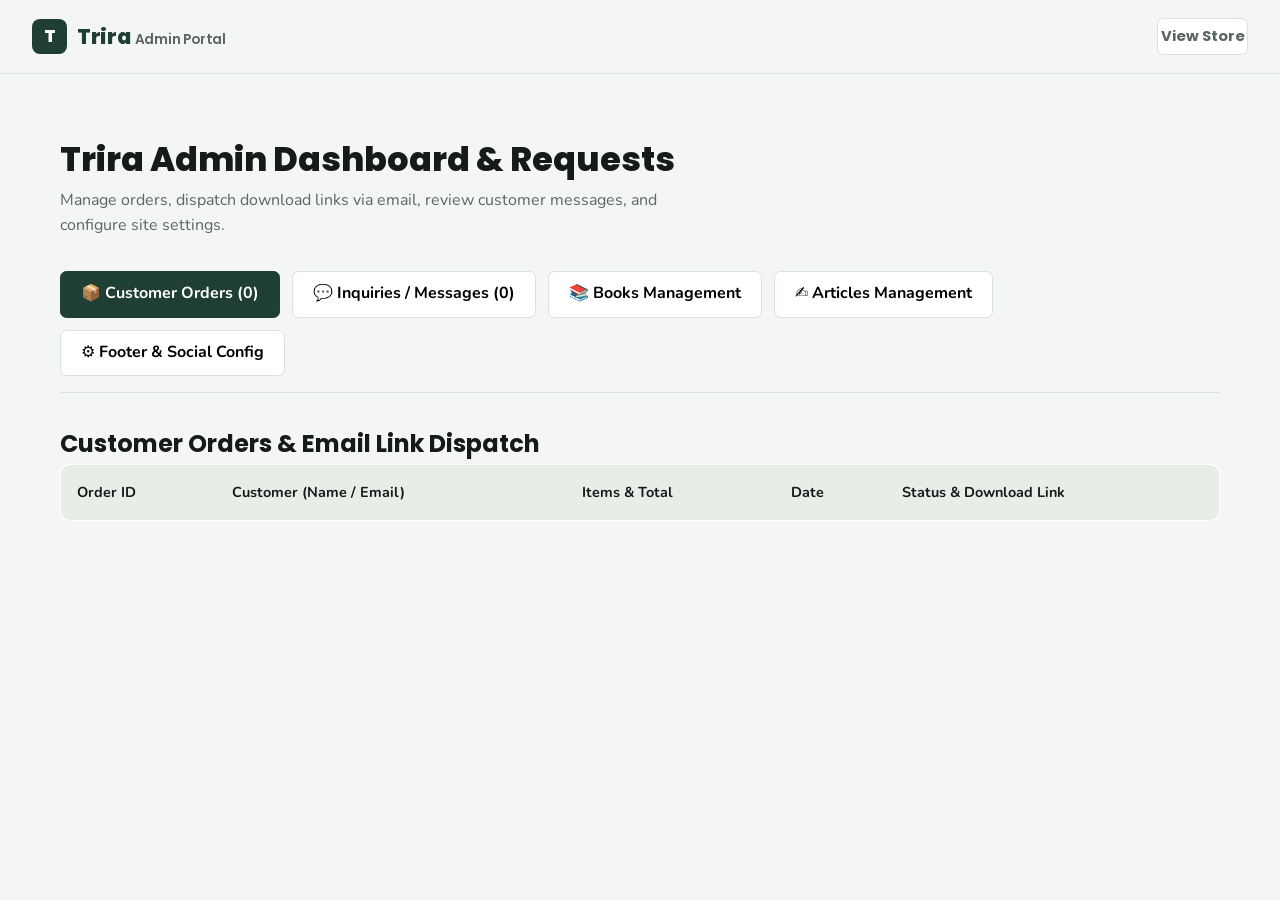
<file: admin.html>
<!DOCTYPE html>
<html lang="en">
<head>
  <meta charset="UTF-8">
  <meta name="viewport" content="width=device-width, initial-scale=1.0">
  <title>Admin Portal — Trira</title>
  <link rel="icon" type="image/svg+xml" href="favicon.svg">
  <link rel="preconnect" href="https://fonts.googleapis.com">
  <link rel="preconnect" href="https://fonts.gstatic.com" crossorigin>
  <link href="https://fonts.googleapis.com/css2?family=Nunito:wght@400;600;700;800&family=Poppins:wght@600;700;800&display=swap" rel="stylesheet">
  <link rel="stylesheet" href="css/style.css">
  <style>
    .admin-container { max-width: 1200px; margin: 2rem auto; padding: 0 1.25rem; }
    .admin-tabs { display: flex; gap: 0.75rem; margin-bottom: 2rem; border-bottom: 1px solid var(--line); padding-bottom: 1rem; flex-wrap: wrap; }
    .admin-tab { padding: 0.6rem 1.25rem; border-radius: var(--radius-sm); background: #fff; border: 1px solid var(--line); font-weight: 700; cursor: pointer; }
    .admin-tab.is-active { background: var(--teal); color: #fff; border-color: var(--teal); }
    .admin-section { display: none; }
    .admin-section.is-active { display: block; }
    .admin-table { width: 100%; border-collapse: collapse; background: #fff; border-radius: var(--radius); overflow: hidden; border: 1px solid var(--line); margin-bottom: 2rem; }
    .admin-table th, .admin-table td { padding: 1rem; text-align: left; border-bottom: 1px solid var(--line); font-size: 0.9rem; }
    .admin-table th { background: var(--bg-alt); font-weight: 700; }
    .badge-status { display: inline-block; padding: 0.25rem 0.65rem; border-radius: 999px; font-size: 0.75rem; font-weight: 700; }
    .status-pending { background: #FEF3C7; color: #92400E; }
    .status-delivered { background: #D1FAE5; color: #065F46; }
    .modal-overlay { position: fixed; inset: 0; background: rgba(15, 23, 42, 0.4); display: none; align-items: center; justify-content: center; z-index: 100; backdrop-filter: blur(4px); }
    .modal-overlay.is-open { display: flex; }
    .modal-content { background: #fff; padding: 2rem; border-radius: var(--radius); width: min(90vw, 500px); max-height: 90vh; overflow-y: auto; }
    .modal-group { margin-bottom: 1rem; }
    .modal-group label { display: block; font-weight: 700; font-size: 0.85rem; margin-bottom: 0.3rem; }
    .modal-group input, .modal-group textarea, .modal-group select { width: 100%; padding: 0.6rem; border: 1px solid var(--line); border-radius: var(--radius-sm); font: inherit; }
  </style>
</head>
<body>

  <!-- Header -->
  <header class="header">
    <div class="header__inner">
      <a href="index.html" class="logo" style="display: flex; align-items: center; gap: 0.6rem; text-decoration: none;">
        <div style="width: 2.2rem; height: 2.2rem; background: var(--teal); color: #fff; display: grid; place-items: center; border-radius: 0.5rem; font-weight: 800; font-size: 1.1rem; font-family: var(--font-heading);">T</div>
        <div style="font-size: 1.3rem; font-weight: 800; color: var(--teal); font-family: var(--font-heading);">Trira <span style="font-weight: 600; font-size: 0.85rem; color: var(--ink-soft);">Admin Portal</span></div>
      </a>
      <nav class="nav">
        <a href="index.html" class="btn btn--ghost btn--sm" style="font-weight: 700;">View Store</a>
      </nav>
    </div>
  </header>

  <main class="admin-container">
    <div class="page-hero" style="margin-bottom: 1.5rem;">
      <h1>Trira Admin Dashboard & Requests</h1>
      <p>Manage orders, dispatch download links via email, review customer messages, and configure site settings.</p>
    </div>

    <div class="admin-tabs">
      <button class="admin-tab is-active" data-tab="orders">📦 Customer Orders (<span id="ordersCount">0</span>)</button>
      <button class="admin-tab" data-tab="messages">💬 Inquiries / Messages (<span id="msgCount">0</span>)</button>
      <button class="admin-tab" data-tab="books">📚 Books Management</button>
      <button class="admin-tab" data-tab="articles">✍️ Articles Management</button>
      <button class="admin-tab" data-tab="settings">⚙️ Footer & Social Config</button>
    </div>

    <!-- ORDERS SECTION -->
    <div class="admin-section is-active" id="section-orders">
      <h2>Customer Orders & Email Link Dispatch</h2>
      <table class="admin-table">
        <thead>
          <tr><th>Order ID</th><th>Customer (Name / Email)</th><th>Items & Total</th><th>Date</th><th>Status & Download Link</th></tr>
        </thead>
        <tbody id="ordersTableBody"></tbody>
      </table>
    </div>

    <!-- MESSAGES SECTION -->
    <div class="admin-section" id="section-messages">
      <h2>Customer Inquiries & Messages</h2>
      <table class="admin-table">
        <thead>
          <tr><th>ID</th><th>Customer Name & Email</th><th>Message</th><th>Date</th><th>Action</th></tr>
        </thead>
        <tbody id="messagesTableBody"></tbody>
      </table>
    </div>

    <!-- BOOKS SECTION -->
    <div class="admin-section" id="section-books">
      <div style="display:flex; justify-content:space-between; margin-bottom:1rem;">
        <h2>Manage PDF Books</h2>
        <button class="btn btn--primary btn--sm" id="openAddModal">+ Add New Book</button>
      </div>
      <table class="admin-table">
        <thead>
          <tr><th>Cover</th><th>Title</th><th>Language</th><th>Price</th><th>Actions</th></tr>
        </thead>
        <tbody id="booksTableBody"></tbody>
      </table>
    </div>

    <!-- ARTICLES SECTION -->
    <div class="admin-section" id="section-articles">
      <div style="display:flex; justify-content:space-between; margin-bottom:1rem;">
        <h2>Manage Articles</h2>
        <button class="btn btn--primary btn--sm" id="openArticleModal">+ Add Article</button>
      </div>
      <table class="admin-table">
        <thead>
          <tr><th>Image</th><th>Title</th><th>Read Time</th><th>Actions</th></tr>
        </thead>
        <tbody id="articlesTableBody"></tbody>
      </table>
    </div>

    <!-- SETTINGS SECTION -->
    <div class="admin-section" id="section-settings">
      <h2>Footer & Social Media Configuration</h2>
      <form id="settingsForm" style="background:#fff; padding:2rem; border-radius:var(--radius); border:1px solid var(--line); max-width:600px;">
        <div class="modal-group"><label>Support Phone</label><input type="text" id="setPhone"></div>
        <div class="modal-group"><label>Support Email</label><input type="email" id="setEmail"></div>
        <div class="modal-group"><label>Facebook URL</label><input type="url" id="setFb"></div>
        <div class="modal-group"><label>Instagram URL</label><input type="url" id="setIg"></div>
        <div class="modal-group"><label>TikTok URL</label><input type="url" id="setTt"></div>
        <button type="submit" class="btn btn--primary" style="margin-top:1rem;">Save Configuration</button>
      </form>
    </div>
  </main>

  <!-- Add/Edit Book Modal -->
  <div class="modal-overlay" id="bookModal">
    <div class="modal-content">
      <h3 id="modalTitle">Add PDF Book</h3>
      <form id="bookForm">
        <input type="hidden" id="editBookId">
        <input type="hidden" id="bookExistingImg" value="images/products/p1.jpg">
        <div class="modal-group"><label>Book Title</label><input type="text" id="bookTitle" required></div>
        <div class="modal-group"><label>Language Section</label><select id="bookLang"><option value="ar">Arabic (عربي)</option><option value="en">English (إنجليزي)</option></select></div>
        <div class="modal-group"><label>Price (EGP)</label><input type="number" id="bookPrice" required></div>
        <div class="modal-group"><label>Category</label><input type="text" id="bookCategory"></div>
        <div class="modal-group"><label>Introduction (مقدمة الكتاب)</label><textarea id="bookIntro" rows="2"></textarea></div>
        <div class="modal-group"><label>Full Description</label><textarea id="bookDesc" rows="3"></textarea></div>
        <div class="modal-group"><label>Upload Cover Image</label><input type="file" id="bookImgFile" accept="image/*"></div>
        <div style="display:flex; gap:0.5rem; justify-content:flex-end; margin-top:1.5rem;">
          <button type="button" class="btn btn--ghost btn--sm" id="closeModal">Cancel</button>
          <button type="submit" class="btn btn--primary btn--sm">Save Book</button>
        </div>
      </form>
    </div>
  </div>

  <!-- Add/Edit Article Modal -->
  <div class="modal-overlay" id="articleModal">
    <div class="modal-content">
      <h3 id="articleModalTitle">Add Article</h3>
      <form id="articleForm">
        <input type="hidden" id="editArticleId">
        <input type="hidden" id="artExistingImg" value="https://images.unsplash.com/photo-1514432324607-a09d9b4aefdd?auto=format&fit=crop&w=800&q=75">
        <div class="modal-group"><label>Article Title</label><input type="text" id="artTitle" required></div>
        <div class="modal-group"><label>Read Time</label><input type="text" id="artReadTime" value="4 min read"></div>
        <div class="modal-group"><label>Excerpt / Summary (ملخص قصير)</label><textarea id="artExcerpt" rows="2"></textarea></div>
        <div class="modal-group"><label>Full Content (المحتوى التفصيلي للمقال)</label><textarea id="artContent" rows="4"></textarea></div>
        <div class="modal-group"><label>Upload Article Image</label><input type="file" id="artImgFile" accept="image/*"></div>
        <div style="display:flex; gap:0.5rem; justify-content:flex-end; margin-top:1.5rem;">
          <button type="button" class="btn btn--ghost btn--sm" id="closeArticleModal">Cancel</button>
          <button type="submit" class="btn btn--primary btn--sm">Save Article</button>
        </div>
      </form>
    </div>
  </div>

  <script src="js/data.js"></script>
  <script>
    document.addEventListener("DOMContentLoaded", () => {
      document.querySelectorAll(".admin-tab").forEach(tab => {
        tab.addEventListener("click", () => {
          document.querySelectorAll(".admin-tab").forEach(t => t.classList.remove("is-active"));
          document.querySelectorAll(".admin-section").forEach(s => s.classList.remove("is-active"));
          tab.classList.add("is-active");
          document.getElementById(`section-${tab.dataset.tab}`).classList.add("is-active");
        });
      });
      loadAdmin();
    });

    function loadAdmin() {
      const books = getProducts();
      const articles = getArticles();
      const orders = getOrders();
      const messages = getMessages();
      const settings = getSettings();

      document.getElementById("ordersCount").textContent = orders.length;
      document.getElementById("msgCount").textContent = messages.length;

      document.getElementById("setPhone").value = settings.phone || "";
      document.getElementById("setEmail").value = settings.email || "";
      document.getElementById("setFb").value = settings.facebook || "";
      document.getElementById("setIg").value = settings.instagram || "";
      document.getElementById("setTt").value = settings.tiktok || "";

      document.getElementById("ordersTableBody").innerHTML = orders.length === 0 ? `<tr><td colspan="5" style="text-align:center;">No requests yet.</td></tr>` : orders.map(o => `
        <tr>
          <td><strong>${o.id}</strong></td>
          <td>${o.customer.name}<br><small class="muted">${o.customer.email} | ${o.customer.phone}</small></td>
          <td>${o.items.map(i => `${i.name} (x${i.qty})`).join("<br>")}<br><strong>Total: ${o.total} EGP</strong></td>
          <td><small>${o.date}</small></td>
          <td>
            <span class="badge-status status-${o.status.toLowerCase()}">${o.status}</span><br>
            <div style="display:flex; gap:0.4rem; margin-top:0.4rem;">
              <input type="text" id="link-${o.id}" value="${o.downloadLink || ''}" placeholder="Paste PDF Download Link..." style="padding:0.3rem; width:100%; font-size:0.8rem; border:1px solid var(--line); border-radius:4px;">
              <button class="btn btn--primary btn--sm" style="padding:0.3rem 0.6rem; font-size:0.75rem; white-space:nowrap;" onclick="sendDownloadLink('${o.id}')" ${!o.downloadLink ? 'disabled style="opacity:0.5; cursor:not-allowed;"' : ''} id="btn-${o.id}">Send Email</button>
            </div>
            <small class="muted">Type link and click Send Email.</small>
          </td>
        </tr>
      `).join("");

      document.getElementById("messagesTableBody").innerHTML = messages.length === 0 ? `<tr><td colspan="5" style="text-align:center;">No messages received.</td></tr>` : messages.map(m => `
        <tr>
          <td><strong>${m.id}</strong></td>
          <td>${m.name}<br><small class="muted">${m.email}</small></td>
          <td>${m.text}</td>
          <td><small>${m.date}</small></td>
          <td><button class="btn btn--ghost btn--sm" onclick="deleteMessage('${m.id}')" style="color:red;">Delete</button></td>
        </tr>
      `).join("");

      document.getElementById("booksTableBody").innerHTML = books.map(b => `
        <tr>
          <td><img src="${b.image}" style="width:2.5rem; height:2.5rem; object-fit:contain;"></td>
          <td><strong>${b.title}</strong><br><small class="muted">${b.category || ''}</small></td>
          <td><span class="badge" style="background:${b.lang === 'ar' ? '#d1fae5' : '#dbeafe'}; color:${b.lang === 'ar' ? '#065f46' : '#1e40af'};">${b.lang === 'ar' ? 'Arabic' : 'English'}</span></td>
          <td><strong>${b.price} EGP</strong></td>
          <td>
            <button class="btn btn--ghost btn--sm" onclick="openEdit(${b.id})">Edit</button>
            <button class="btn btn--ghost btn--sm" onclick="deleteBook(${b.id})" style="color:red;">Delete</button>
          </td>
        </tr>
      `).join("");

      document.getElementById("articlesTableBody").innerHTML = articles.map(a => `
        <tr>
          <td><img src="${a.image}" style="width:2.5rem; height:2.5rem; object-fit:cover; border-radius:4px;"></td>
          <td><strong>${a.title}</strong><br><small class="muted">${a.excerpt || ''}</small></td>
          <td>${a.readTime}</td>
          <td>
            <button class="btn btn--ghost btn--sm" onclick="openEditArticle(${a.id})">Edit</button>
            <button class="btn btn--ghost btn--sm" onclick="deleteArticle(${a.id})" style="color:red;">Delete</button>
          </td>
        </tr>
      `).join("");
    }

    window.sendDownloadLink = function(orderId) {
      const input = document.getElementById(`link-${orderId}`);
      const link = input.value.trim();
      if (!link) {
        alert("Please enter a valid download link first.");
        return;
      }

      let orders = getOrders();
      let targetOrder = null;
      orders = orders.map(o => {
        if (o.id === orderId) {
          targetOrder = { ...o, downloadLink: link, status: "Delivered" };
          return targetOrder;
        }
        return o;
      });

      saveOrders(orders);
      loadAdmin();

      if (targetOrder) {
        alert(`[Email Dispatched Successfully]\n\nTo: ${targetOrder.customer.email}\nSubject: Your Trira eBook Download Link\nDownload URL: ${link}`);
      }
    };

    document.addEventListener("input", e => {
      if (e.target && e.target.id && e.target.id.startsWith("link-")) {
        const orderId = e.target.id.replace("link-", "");
        const btn = document.getElementById(`btn-${orderId}`);
        if (btn) {
          if (e.target.value.trim().length > 0) {
            btn.removeAttribute("disabled");
            btn.style.opacity = "1";
            btn.style.cursor = "pointer";
          } else {
            btn.setAttribute("disabled", "true");
            btn.style.opacity = "0.5";
            btn.style.cursor = "not-allowed";
          }
        }
      }
    });

    function deleteMessage(id) {
      if (confirm("Delete message?")) {
        saveMessages(getMessages().filter(m => m.id !== id));
        loadAdmin();
      }
    }

    document.getElementById("settingsForm").onsubmit = (e) => {
      e.preventDefault();
      const settings = {
        phone: document.getElementById("setPhone").value,
        email: document.getElementById("setEmail").value,
        facebook: document.getElementById("setFb").value,
        instagram: document.getElementById("setIg").value,
        tiktok: document.getElementById("setTt").value
      };
      saveSettings(settings);
      alert("Footer configuration saved successfully!");
    };

    const modal = document.getElementById("bookModal");
    document.getElementById("openAddModal").onclick = () => {
      document.getElementById("modalTitle").textContent = "Add PDF Book";
      document.getElementById("editBookId").value = "";
      document.getElementById("bookForm").reset();
      modal.classList.add("is-open");
    };
    document.getElementById("closeModal").onclick = () => modal.classList.remove("is-open");

    function openEdit(id) {
      const b = getProducts().find(x => x.id === id);
      if (!b) return;
      document.getElementById("modalTitle").textContent = "Edit PDF Book";
      document.getElementById("editBookId").value = b.id;
      document.getElementById("bookTitle").value = b.title || "";
      document.getElementById("bookLang").value = b.lang || "ar";
      document.getElementById("bookPrice").value = b.price || 0;
      document.getElementById("bookCategory").value = b.category || "";
      document.getElementById("bookIntro").value = b.introduction || "";
      document.getElementById("bookDesc").value = b.description || "";
      document.getElementById("bookExistingImg").value = b.image || "";
      modal.classList.add("is-open");
    }

    document.getElementById("bookForm").onsubmit = (e) => {
      e.preventDefault();
      const id = document.getElementById("editBookId").value;
      const data = {
        id: id ? parseInt(id) : Date.now(),
        title: document.getElementById("bookTitle").value,
        lang: document.getElementById("bookLang").value,
        price: parseFloat(document.getElementById("bookPrice").value),
        category: document.getElementById("bookCategory").value,
        introduction: document.getElementById("bookIntro").value,
        description: document.getElementById("bookDesc").value,
        image: document.getElementById("bookExistingImg").value
      };

      const file = document.getElementById("bookImgFile").files[0];
      const save = (img) => {
        data.image = img;
        let books = getProducts();
        if (id) {
          books = books.map(x => x.id == id ? data : x);
        } else {
          books.push(data);
        }
        saveProducts(books);
        modal.classList.remove("is-open");
        loadAdmin();
      };

      if (file) {
        const reader = new FileReader();
        reader.onload = (evt) => save(evt.target.result);
        reader.readAsDataURL(file);
      } else {
        save(data.image);
      }
    };

    function deleteBook(id) {
      if (confirm("Delete book?")) {
        saveProducts(getProducts().filter(x => x.id !== id));
        loadAdmin();
      }
    }

    const artModal = document.getElementById("articleModal");
    document.getElementById("openArticleModal").onclick = () => {
      document.getElementById("articleModalTitle").textContent = "Add Article";
      document.getElementById("editArticleId").value = "";
      document.getElementById("articleForm").reset();
      artModal.classList.add("is-open");
    };
    document.getElementById("closeArticleModal").onclick = () => artModal.classList.remove("is-open");

    function openEditArticle(id) {
      const a = getArticles().find(x => x.id === id);
      if (!a) return;
      document.getElementById("articleModalTitle").textContent = "Edit Article";
      document.getElementById("editArticleId").value = a.id;
      document.getElementById("artTitle").value = a.title || "";
      document.getElementById("artReadTime").value = a.readTime || "4 min read";
      document.getElementById("artExcerpt").value = a.excerpt || "";
      document.getElementById("artContent").value = a.content || "";
      document.getElementById("artExistingImg").value = a.image || "";
      artModal.classList.add("is-open");
    }

    document.getElementById("articleForm").onsubmit = (e) => {
      e.preventDefault();
      const id = document.getElementById("editArticleId").value;
      const data = {
        id: id ? parseInt(id) : Date.now(),
        title: document.getElementById("artTitle").value,
        readTime: document.getElementById("artReadTime").value,
        excerpt: document.getElementById("artExcerpt").value,
        content: document.getElementById("artContent").value,
        image: document.getElementById("artExistingImg").value
      };

      const file = document.getElementById("artImgFile").files[0];
      const save = (img) => {
        data.image = img;
        let articles = getArticles();
        if (id) {
          articles = articles.map(x => x.id == id ? data : x);
        } else {
          articles.push(data);
        }
        saveArticles(articles);
        artModal.classList.remove("is-open");
        loadAdmin();
      };

      if (file) {
        const reader = new FileReader();
        reader.onload = (evt) => save(evt.target.result);
        reader.readAsDataURL(file);
      } else {
        save(data.image);
      }
    };

    function deleteArticle(id) {
      if (confirm("Delete article?")) {
        saveArticles(getArticles().filter(x => x.id !== id));
        loadAdmin();
      }
    }
  </script>
</body>
</html>
</file>
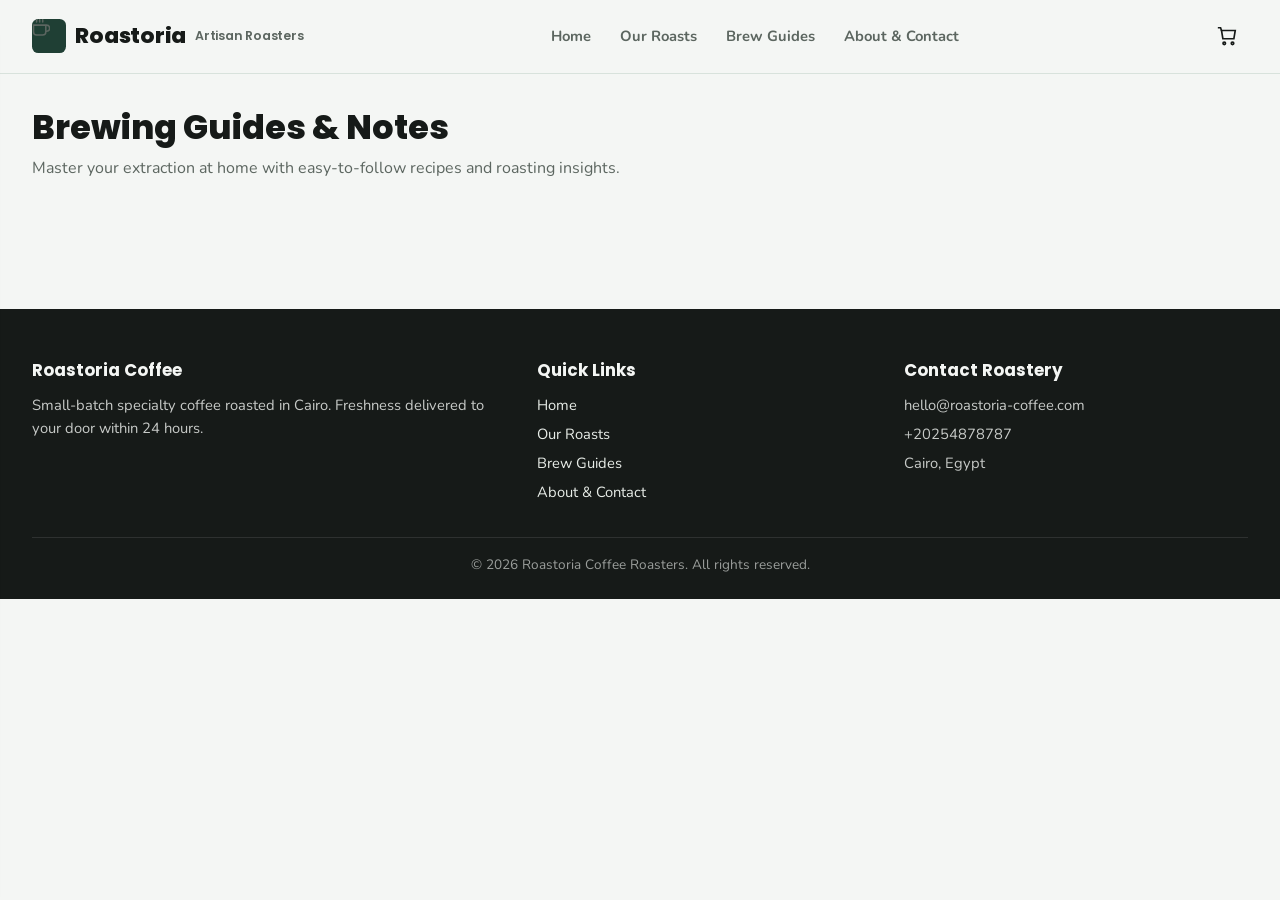
<file: blog.html>
<!DOCTYPE html>
<html lang="en" dir="ltr">
<head>
  <meta charset="UTF-8">
  <meta name="viewport" content="width=device-width, initial-scale=1">
  <meta name="description" content="Roastoria brewing guides, recipes, and coffee knowledge.">
  <title>Brew Guides | Roastoria</title>
  <link rel="icon" href="favicon.svg" type="image/svg+xml">
  <link rel="preconnect" href="https://fonts.googleapis.com">
  <link rel="preconnect" href="https://fonts.gstatic.com" crossorigin>
  <link href="https://fonts.googleapis.com/css2?family=Poppins:wght@600;700;800&family=Nunito:wght@400;600;700&display=swap" rel="stylesheet">
  <link rel="stylesheet" href="css/style.css">
</head>
<body data-page="blog">
  <a class="skip-link" href="#main">Skip to content</a>

  <header class="header">
    <div class="header__inner">
      <a class="logo" href="index.html" aria-label="Roastoria — Home">
        <span class="logo__mark" aria-hidden="true">
          <svg viewBox="0 0 24 24" fill="none"><path d="M18 8h1a4 4 0 0 1 0 8h-1M2 8h16v9a4 4 0 0 1-4 4H6a4 4 0 0 1-4-4V8zM6 1v3M10 1v3M14 1v3" stroke="currentColor" stroke-width="2" stroke-linecap="round" stroke-linejoin="round"/></svg>
        </span>
        Roastoria
        <span>Artisan Roasters</span>
      </a>
      <nav class="nav" aria-label="Main Navigation">
        <a href="index.html" data-nav="home">Home</a>
        <a href="products.html" data-nav="products">Our Roasts</a>
        <a href="blog.html" data-nav="blog">Brew Guides</a>
        <a href="about.html" data-nav="about">About & Contact</a>
      </nav>
      <div class="header__actions">
        <button class="icon-btn" type="button" data-open-cart aria-label="Shopping Cart">
          <svg width="22" height="22" viewBox="0 0 24 24" fill="none" stroke="currentColor" stroke-width="1.8"><path d="M6 6h15l-1.5 9h-12z"/><path d="M6 6 5 3H2"/><circle cx="9" cy="20" r="1.4"/><circle cx="18" cy="20" r="1.4"/></svg>
          <span class="cart-count" data-cart-count hidden>0</span>
        </button>
        <button class="icon-btn menu-btn" type="button" data-open-menu aria-label="Open Menu">
          <svg width="22" height="22" viewBox="0 0 24 24" fill="none" stroke="currentColor" stroke-width="1.8"><path d="M4 7h16M4 12h16M4 17h16"/></svg>
        </button>
      </div>
    </div>
  </header>

  <div class="nav-overlay" data-close></div>
  <nav class="mobile-nav" aria-label="Mobile Navigation">
    <a href="index.html" data-nav="home">Home</a>
    <a href="products.html" data-nav="products">Our Roasts</a>
    <a href="blog.html" data-nav="blog">Brew Guides</a>
    <a href="about.html" data-nav="about">About & Contact</a>
  </nav>

  <main id="main">
    <section class="page-hero">
      <div class="container">
        <h1>Brewing Guides & Notes</h1>
        <p>Master your extraction at home with easy-to-follow recipes and roasting insights.</p>
      </div>
    </section>

    <section class="section" style="padding-top:1rem">
      <div class="container">
        <div class="grid grid--2" data-blog></div>
      </div>
    </section>
  </main>

  <footer class="footer">
    <div class="container footer__grid">
      <div>
        <h3>Roastoria Coffee</h3>
        <p>Small-batch specialty coffee roasted in Cairo. Freshness delivered to your door within 24 hours.</p>
      </div>
      <div>
        <h3>Quick Links</h3>
        <ul>
          <li><a href="index.html">Home</a></li>
          <li><a href="products.html">Our Roasts</a></li>
          <li><a href="blog.html">Brew Guides</a></li>
          <li><a href="about.html">About & Contact</a></li>
        </ul>
      </div>
      <div>
        <h3>Contact Roastery</h3>
        <ul>
          <li>hello@roastoria-coffee.com</li>
          <li>+20254878787</li>
          <li>Cairo, Egypt</li>
        </ul>
      </div>
    </div>
    <div class="container footer__copy">© 2026 Roastoria Coffee Roasters. All rights reserved.</div>
  </footer>

  <script src="js/data.js"></script>
  <script src="js/main.js"></script>
</body>
</html>
</file>
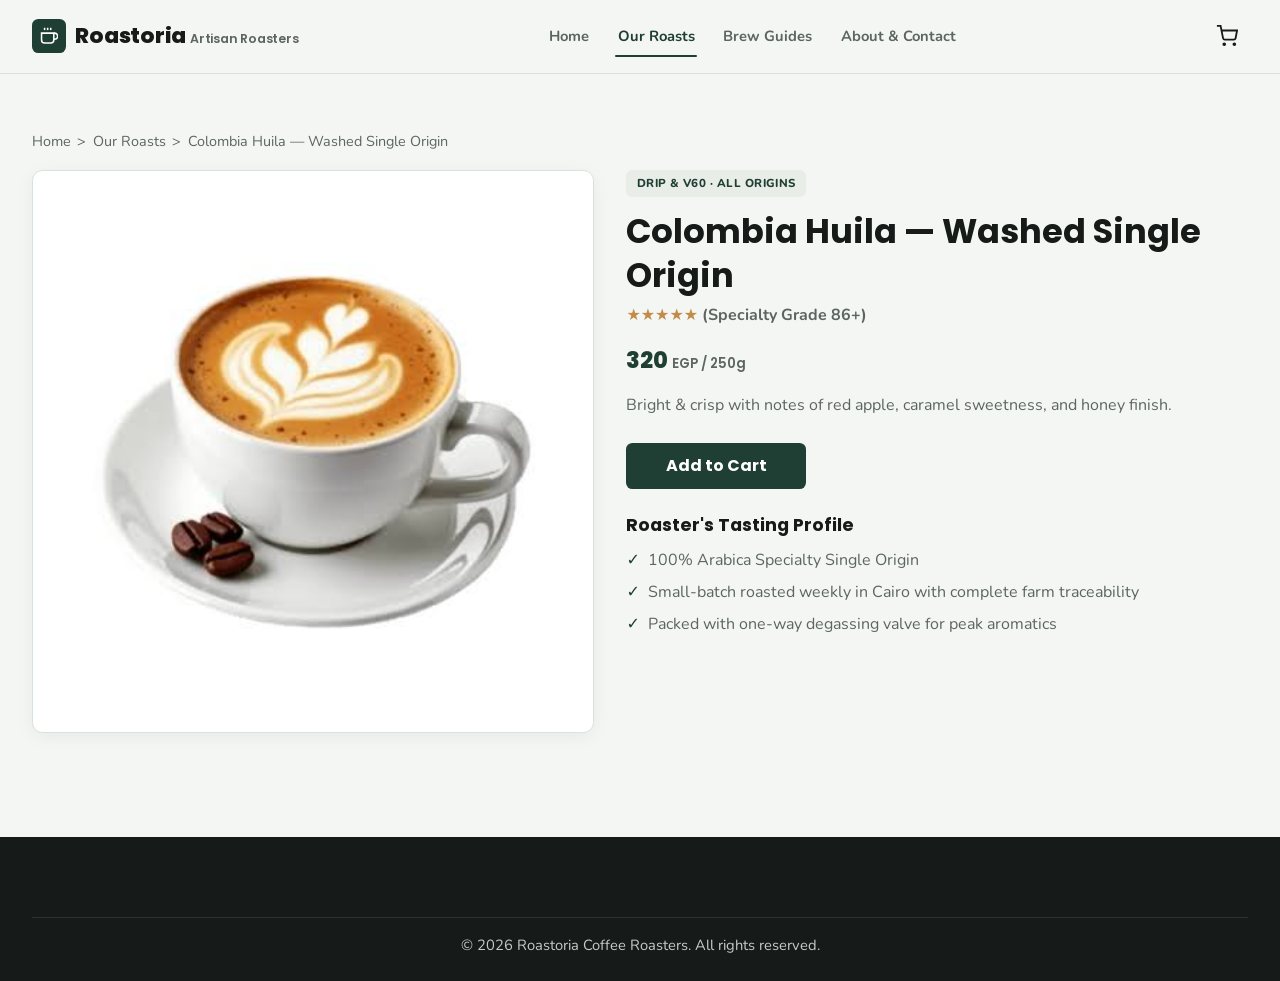
<file: product.html>
<!DOCTYPE html>
<html lang="en">
<head>
  <meta charset="UTF-8">
  <meta name="viewport" content="width=device-width, initial-scale=1.0">
  <title>Roast Details — Roastoria Specialty Coffee</title>
  <link rel="preconnect" href="https://fonts.googleapis.com">
  <link rel="preconnect" href="https://fonts.gstatic.com" crossorigin>
  <link href="https://fonts.googleapis.com/css2?family=Nunito:wght@400;600;700;800&family=Poppins:wght@600;700;800&display=swap" rel="stylesheet">
  <link rel="stylesheet" href="css/style.css">
</head>
<body>
  <!-- Header -->
  <header class="header">
    <div class="header__inner">
      <a href="index.html" class="logo" aria-label="Roastoria Home">
        <div class="logo__mark">
          <svg viewBox="0 0 24 24" fill="none" stroke="currentColor" stroke-width="2">
            <path d="M18 8h1a4 4 0 0 1 0 8h-1"></path>
            <path d="M2 8h16v9a4 4 0 0 1-4 4H6a4 4 0 0 1-4-4V8z"></path>
            <line x1="6" y1="1" x2="6" y2="4"></line>
            <line x1="10" y1="1" x2="10" y2="4"></line>
            <line x1="14" y1="1" x2="14" y2="4"></line>
          </svg>
        </div>
        <div>Roastoria <span>Artisan Roasters</span></div>
      </a>

      <nav class="nav" aria-label="Main Navigation">
        <a href="index.html">Home</a>
        <a href="products.html" class="is-active">Our Roasts</a>
        <a href="articles.html">Brew Guides</a>
        <a href="about.html">About & Contact</a>
      </nav>

      <div class="header__actions">
        <button type="button" class="icon-btn" data-cart-toggle aria-label="Open cart">
          <svg viewBox="0 0 24 24" width="22" height="22" fill="none" stroke="currentColor" stroke-width="2">
            <circle cx="9" cy="21" r="1"></circle>
            <circle cx="20" cy="21" r="1"></circle>
            <path d="M1 1h4l2.68 13.39a2 2 0 0 0 2 1.61h9.72a2 2 0 0 0 2-1.61L23 6H6"></path>
          </svg>
          <span class="cart-count" aria-label="Cart items count" style="display:none;">0</span>
        </button>
      </div>
    </div>
  </header>

  <main class="section">
    <div class="container" id="productDetailContainer">
      <nav class="breadcrumb" aria-label="Breadcrumb">
        <a href="index.html">Home</a> &gt; <a href="products.html">Our Roasts</a> &gt; <span id="pdpBreadcrumb">Colombia Huila</span>
      </nav>

      <div class="product-detail">
        <div class="product-detail__media">
          <img id="pdpImg" src="images/products/p1.jpg" alt="Coffee Roast">
        </div>
        <div class="product-detail__info">
          <span class="badge" id="pdpBadge">Drip & V60 · All Origins</span>
          <h1 id="pdpTitle">Colombia Huila — Washed Single Origin</h1>
          <div class="product-rating">★★★★★ <span class="muted">(Specialty Grade 86+)</span></div>
          <div class="price product-detail__price" id="pdpPrice">320 <small>EGP / 250g</small></div>
          <p class="muted" id="pdpDesc" style="margin-bottom: 1.5rem;">Bright & crisp with notes of red apple, caramel sweetness, and honey finish.</p>
          
          <div class="pdp-actions">
            <button type="button" class="btn btn--primary js-add-cart" id="pdpAddBtn" data-id="1" style="min-width: 180px;">
              Add to Cart
            </button>
          </div>

          <div class="pdp-block">
            <h2>Roaster's Tasting Profile</h2>
            <ul class="benefits-list">
              <li>100% Arabica Specialty Single Origin</li>
              <li>Small-batch roasted weekly in Cairo with complete farm traceability</li>
              <li>Packed with one-way degassing valve for peak aromatics</li>
            </ul>
          </div>
        </div>
      </div>
    </div>
  </main>

  <!-- Cart Drawer -->
  <div class="drawer-overlay" id="drawerOverlay"></div>
  <aside class="cart-drawer" id="cartDrawer" aria-label="Shopping Cart" aria-hidden="true">
    <div class="cart-drawer__head">
      <h3>Your Coffee Box</h3>
      <button type="button" class="icon-btn" id="closeCart">✕</button>
    </div>
    <div class="cart-drawer__list" id="cartList"></div>
    <div class="cart-drawer__foot" id="cartFoot" style="display:none;">
      <div class="cart-total">
        <span>Subtotal</span>
        <span id="cartTotal">0 EGP</span>
      </div>
      <button type="button" class="btn btn--primary" id="checkoutBtn">Proceed to Checkout</button>
    </div>
  </aside>

  <!-- Footer -->
  <footer class="footer">
    <div class="container">
      <div class="footer__copy">
        <p>© 2026 Roastoria Coffee Roasters. All rights reserved.</p>
      </div>
    </div>
  </footer>

  <script src="js/main.js"></script>
  <script>
    // تفعيل فوري يقرأ معرف المنتج من الرابط (id=1, 2, 3, 4)
    (function(){
      const productsData = {
        1: { name: "Colombia Huila — Washed Single Origin", price: 320, badge: "Drip & V60 · All Origins", desc: "Bright & crisp with notes of red apple, caramel sweetness, and honey finish.", img: "images/products/p1.jpg" },
        2: { name: "Brazil Cerrado — Natural Roast", price: 290, badge: "Espresso & Milk · All Origins", desc: "Rich body with comforting dark chocolate, roasted hazelnut, and buttery crema.", img: "images/products/p2.jpg" },
        3: { name: "Ethiopia Yirgacheffe — Floral & Bergamot", price: 350, badge: "Drip & V60 · All Origins", desc: "Delicate floral fragrance with jasmine tea, citrus zest, and peach notes.", img: "images/products/p3.jpg" },
        4: { name: "The Discovery Trio Box — Complete Taste Flight", price: 890, badge: "Tasting Sets · All Origins", desc: "Explore Colombia, Brazil, and Ethiopia in one curated tasting flight.", img: "images/products/p4.jpg" }
      };

      const id = new URLSearchParams(window.location.search).get("id") || "1";
      const p = productsData[id] || productsData[1];

      document.getElementById("pdpTitle").textContent = p.name;
      document.getElementById("pdpBreadcrumb").textContent = p.name;
      document.getElementById("pdpBadge").textContent = p.badge;
      document.getElementById("pdpPrice").innerHTML = p.price + ' <small>EGP / 250g</small>';
      document.getElementById("pdpDesc").textContent = p.desc;
      document.getElementById("pdpImg").src = p.img;
      document.getElementById("pdpAddBtn").setAttribute("data-id", id);
    })();
  </script>
</body>
</html>
</file>
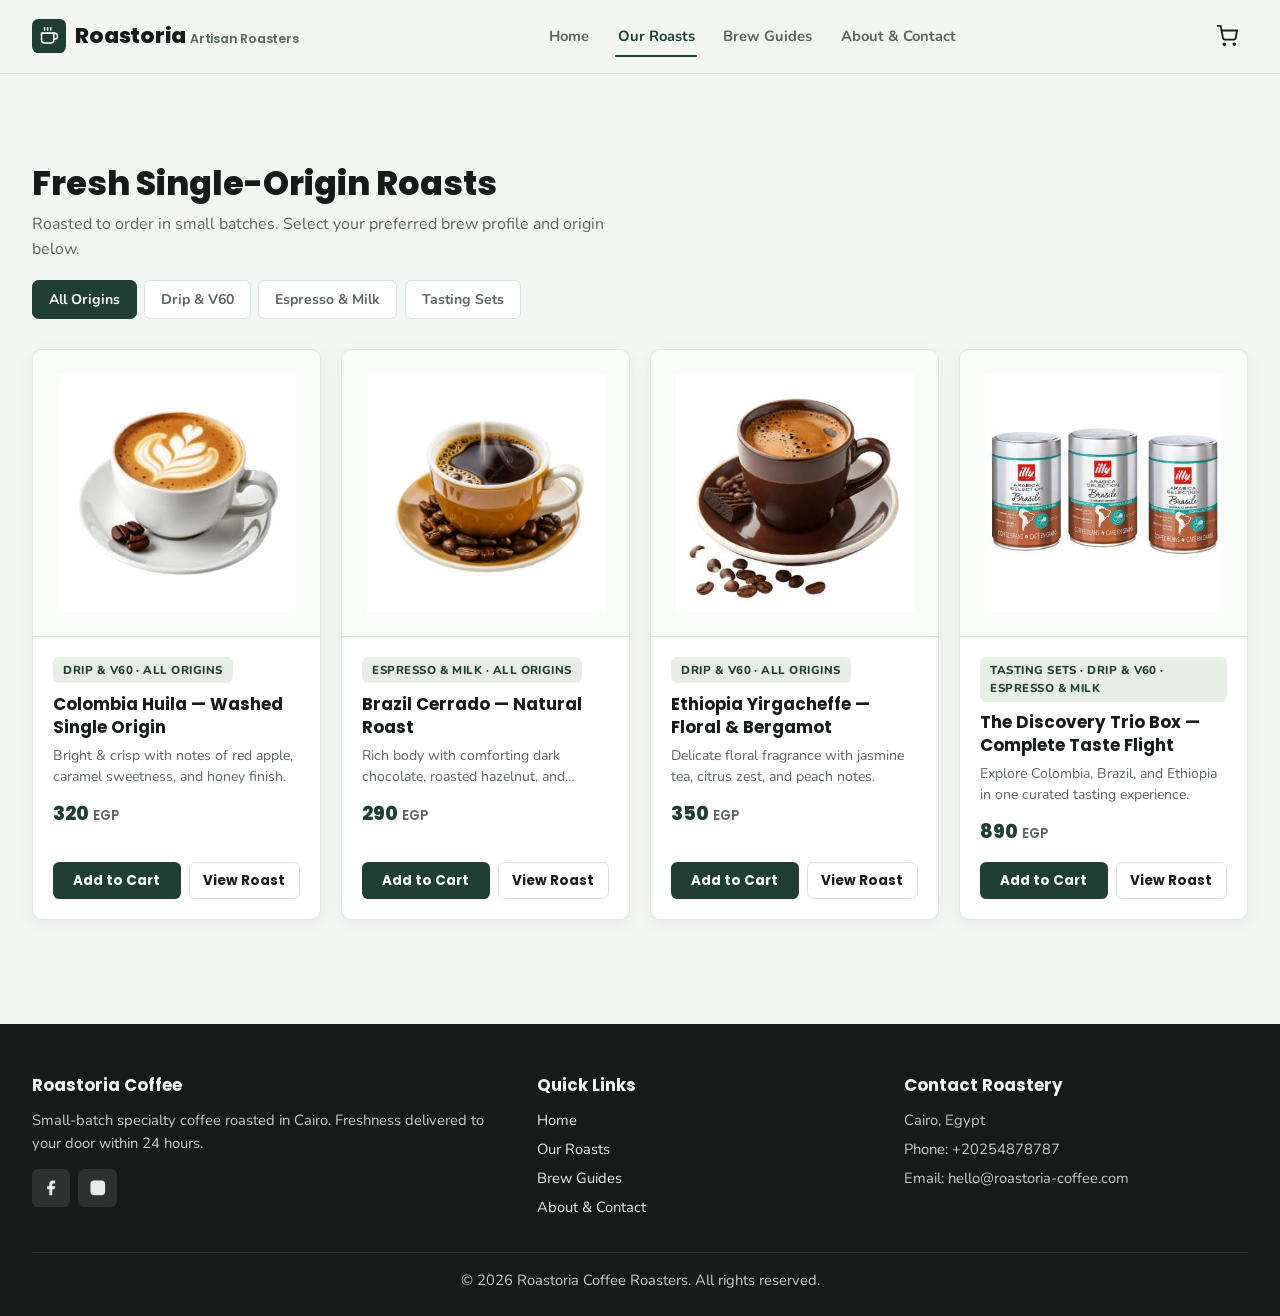
<file: products.html>
<!DOCTYPE html>
<html lang="en">
<head>
  <meta charset="UTF-8">
  <meta name="viewport" content="width=device-width, initial-scale=1.0">
  <title>Our Roasts — Roastoria Specialty Coffee</title>
  <meta name="description" content="Explore freshly roasted specialty single-origins, espresso blends, and curated flights.">
  <link rel="preconnect" href="https://fonts.googleapis.com">
  <link rel="preconnect" href="https://fonts.gstatic.com" crossorigin>
  <link href="https://fonts.googleapis.com/css2?family=Nunito:wght@400;600;700;800&family=Poppins:wght@600;700;800&display=swap" rel="stylesheet">
  <link rel="stylesheet" href="css/style.css">
</head>
<body>
  <a href="#main" class="skip-link">Skip to content</a>

  <!-- Header -->
  <header class="header">
    <div class="header__inner">
      <a href="index.html" class="logo" aria-label="Roastoria Home">
        <div class="logo__mark">
          <svg viewBox="0 0 24 24" fill="none" stroke="currentColor" stroke-width="2" stroke-linecap="round" stroke-linejoin="round">
            <path d="M18 8h1a4 4 0 0 1 0 8h-1"></path>
            <path d="M2 8h16v9a4 4 0 0 1-4 4H6a4 4 0 0 1-4-4V8z"></path>
            <line x1="6" y1="1" x2="6" y2="4"></line>
            <line x1="10" y1="1" x2="10" y2="4"></line>
            <line x1="14" y1="1" x2="14" y2="4"></line>
          </svg>
        </div>
        <div>Roastoria <span>Artisan Roasters</span></div>
      </a>

      <nav class="nav" aria-label="Main Navigation">
        <a href="index.html">Home</a>
        <a href="products.html" class="is-active">Our Roasts</a>
        <a href="articles.html">Brew Guides</a>
        <a href="about.html">About & Contact</a>
      </nav>

      <div class="header__actions">
        <button type="button" class="icon-btn" data-cart-toggle aria-label="Open cart">
          <svg viewBox="0 0 24 24" width="22" height="22" fill="none" stroke="currentColor" stroke-width="2">
            <circle cx="9" cy="21" r="1"></circle>
            <circle cx="20" cy="21" r="1"></circle>
            <path d="M1 1h4l2.68 13.39a2 2 0 0 0 2 1.61h9.72a2 2 0 0 0 2-1.61L23 6H6"></path>
          </svg>
          <span class="cart-count" aria-label="Cart items count" style="display:none;">0</span>
        </button>

        <button type="button" class="icon-btn menu-btn" id="menuToggle" aria-label="Toggle navigation">
          <svg viewBox="0 0 24 24" width="24" height="24" fill="none" stroke="currentColor" stroke-width="2">
            <line x1="3" y1="12" x2="21" y2="12"></line>
            <line x1="3" y1="6" x2="21" y2="6"></line>
            <line x1="3" y1="18" x2="21" y2="18"></line>
          </svg>
        </button>
      </div>
    </div>
  </header>

  <!-- Mobile Navigation Overlay -->
  <div class="nav-overlay" id="navOverlay"></div>
  <nav class="mobile-nav" id="mobileNav" aria-label="Mobile Navigation">
    <a href="index.html">Home</a>
    <a href="products.html" class="is-active">Our Roasts</a>
    <a href="articles.html">Brew Guides</a>
    <a href="about.html">About & Contact</a>
  </nav>

  <main id="main" class="section">
    <div class="container">
      <header class="page-hero">
        <h1>Fresh Single-Origin Roasts</h1>
        <p>Roasted to order in small batches. Select your preferred brew profile and origin below.</p>

        <div class="filters" role="toolbar" aria-label="Product categories">
          <button type="button" class="filter-btn is-active" data-filter="all">All Origins</button>
          <button type="button" class="filter-btn" data-filter="drip">Drip & V60</button>
          <button type="button" class="filter-btn" data-filter="espresso">Espresso & Milk</button>
          <button type="button" class="filter-btn" data-filter="bundles">Tasting Sets</button>
        </div>
      </header>

      <!-- All Products Grid -->
      <div class="grid grid--4" id="allProductsGrid">
        <!-- Product 1 -->
        <article class="product-card" data-category="drip">
          <a href="product.html?id=1" class="product-card__media">
            <img src="images/products/p1.jpg" alt="Colombia Huila — Washed Single Origin" loading="lazy">
          </a>
          <div class="product-card__body">
            <span class="badge">Drip & V60 · All Origins</span>
            <h3><a href="product.html?id=1">Colombia Huila — Washed Single Origin</a></h3>
            <p>Bright & crisp with notes of red apple, caramel sweetness, and honey finish.</p>
            <div class="product-card__price">
              <span class="price">320 <small>EGP</small></span>
            </div>
            <div class="card-actions card-actions--dual">
              <button type="button" class="btn btn--primary btn--sm js-add-cart" data-id="1">Add to Cart</button>
              <a href="product.html?id=1" class="btn btn--ghost btn--sm">View Roast</a>
            </div>
          </div>
        </article>

        <!-- Product 2 -->
        <article class="product-card" data-category="espresso">
          <a href="product.html?id=2" class="product-card__media">
            <img src="images/products/p2.jpg" alt="Brazil Cerrado — Natural Roast" loading="lazy">
          </a>
          <div class="product-card__body">
            <span class="badge">Espresso & Milk · All Origins</span>
            <h3><a href="product.html?id=2">Brazil Cerrado — Natural Roast</a></h3>
            <p>Rich body with comforting dark chocolate, roasted hazelnut, and buttery crema.</p>
            <div class="product-card__price">
              <span class="price">290 <small>EGP</small></span>
            </div>
            <div class="card-actions card-actions--dual">
              <button type="button" class="btn btn--primary btn--sm js-add-cart" data-id="2">Add to Cart</button>
              <a href="product.html?id=2" class="btn btn--ghost btn--sm">View Roast</a>
            </div>
          </div>
        </article>

        <!-- Product 3 -->
        <article class="product-card" data-category="drip">
          <a href="product.html?id=3" class="product-card__media">
            <img src="images/products/p3.jpg" alt="Ethiopia Yirgacheffe — Floral & Bergamot" loading="lazy">
          </a>
          <div class="product-card__body">
            <span class="badge">Drip & V60 · All Origins</span>
            <h3><a href="product.html?id=3">Ethiopia Yirgacheffe — Floral & Bergamot</a></h3>
            <p>Delicate floral fragrance with jasmine tea, citrus zest, and peach notes.</p>
            <div class="product-card__price">
              <span class="price">350 <small>EGP</small></span>
            </div>
            <div class="card-actions card-actions--dual">
              <button type="button" class="btn btn--primary btn--sm js-add-cart" data-id="3">Add to Cart</button>
              <a href="product.html?id=3" class="btn btn--ghost btn--sm">View Roast</a>
            </div>
          </div>
        </article>

        <!-- Product 4 -->
        <article class="product-card" data-category="bundles">
          <a href="product.html?id=4" class="product-card__media">
            <img src="images/products/p4.jpg" alt="The Discovery Trio Box — Complete Taste Flight" loading="lazy">
          </a>
          <div class="product-card__body">
            <span class="badge">Tasting Sets · Drip & V60 · Espresso & Milk</span>
            <h3><a href="product.html?id=4">The Discovery Trio Box — Complete Taste Flight</a></h3>
            <p>Explore Colombia, Brazil, and Ethiopia in one curated tasting experience.</p>
            <div class="product-card__price">
              <span class="price">890 <small>EGP</small></span>
            </div>
            <div class="card-actions card-actions--dual">
              <button type="button" class="btn btn--primary btn--sm js-add-cart" data-id="4">Add to Cart</button>
              <a href="product.html?id=4" class="btn btn--ghost btn--sm">View Roast</a>
            </div>
          </div>
        </article>
      </div>

      <div class="empty-state" id="productsEmpty">
        <p>No roasts found matching your selection.</p>
      </div>
    </div>
  </main>

  <!-- Cart Drawer -->
  <div class="drawer-overlay" id="drawerOverlay"></div>
  <aside class="cart-drawer" id="cartDrawer" aria-label="Shopping Cart" aria-hidden="true">
    <div class="cart-drawer__head">
      <h3>Your Coffee Box</h3>
      <button type="button" class="icon-btn" id="closeCart" aria-label="Close cart">✕</button>
    </div>
    <div class="cart-drawer__list" id="cartList"></div>
    <div class="cart-drawer__foot" id="cartFoot" style="display: none;">
      <div class="cart-total">
        <span>Subtotal</span>
        <span id="cartTotal">0 EGP</span>
      </div>
      <button type="button" class="btn btn--primary" id="checkoutBtn">Proceed to Checkout</button>
    </div>
  </aside>

  <!-- Footer -->
  <footer class="footer">
    <div class="container">
      <div class="footer__grid">
        <div>
          <h3>Roastoria Coffee</h3>
          <p>Small-batch specialty coffee roasted in Cairo. Freshness delivered to your door within 24 hours.</p>
          <div class="footer__social">
            <a href="https://facebook.com" target="_blank" rel="noopener" aria-label="Facebook">
              <svg viewBox="0 0 24 24"><path d="M18 2h-3a5 5 0 0 0-5 5v3H7v4h3v8h4v-8h3l1-4h-4V7a1 1 0 0 1 1-1h3z"></path></svg>
            </a>
            <a href="https://instagram.com" target="_blank" rel="noopener" aria-label="Instagram">
              <svg viewBox="0 0 24 24"><rect x="2" y="2" width="20" height="20" rx="5" ry="5"></rect><path d="M16 11.37A4 4 0 1 1 12.63 8 4 4 0 0 1 16 11.37z"></path><line x1="17.5" y1="6.5" x2="17.51" y2="6.5"></line></svg>
            </a>
          </div>
        </div>

        <div>
          <h3>Quick Links</h3>
          <ul>
            <li><a href="index.html">Home</a></li>
            <li><a href="products.html">Our Roasts</a></li>
            <li><a href="articles.html">Brew Guides</a></li>
            <li><a href="about.html">About & Contact</a></li>
          </ul>
        </div>

        <div>
          <h3>Contact Roastery</h3>
          <ul>
            <li>Cairo, Egypt</li>
            <li>Phone: +20254878787</li>
            <li>Email: hello@roastoria-coffee.com</li>
          </ul>
        </div>
      </div>

      <div class="footer__copy">
        <p>© 2026 Roastoria Coffee Roasters. All rights reserved.</p>
      </div>
    </div>
  </footer>

  <!-- Scripts -->
  <script src="js/main.js"></script>
</body>
</html>
</file>
<file: css/style.css>
/* Roastoria — Specialty Coffee Roasters Design System */
/* Nordic Clean Roast & Sharp Modern Floating Cards */
:root {
  --bg: #F4F6F4;
  --bg-alt: #E8EDE8;
  --surface: #FFFFFF;
  --teal: #1F3F34;
  --teal-dark: #142B23;
  --teal-soft: #DDE7E1;
  --gold: #C28B47;
  --ink: #161A18;
  --ink-soft: #5C6660;
  --line: #D8E2DC;
  
  --radius: 0.65rem;
  --radius-sm: 0.4rem;
  
  --shadow-sm: 0 4px 18px rgba(22, 26, 24, 0.05);
  --shadow: 0 16px 36px rgba(22, 26, 24, 0.10);
  
  --header: 4.25rem;
  --max: 76rem;
  --font: "Nunito", system-ui, sans-serif;
  --font-heading: "Poppins", system-ui, sans-serif;
}

*,
*::before,
*::after {
  box-sizing: border-box;
  margin: 0;
  padding: 0;
}

html {
  scroll-behavior: smooth;
}

body {
  font-family: var(--font);
  background: var(--bg);
  color: var(--ink);
  line-height: 1.6;
  min-height: 100vh;
  overflow-x: hidden;
}

h1, h2, h3, h4, .logo, .btn {
  font-family: var(--font-heading);
}

img {
  max-width: 100%;
  display: block;
  height: auto;
}

a {
  color: inherit;
  text-decoration: none;
}

button, input, textarea, select {
  font: inherit;
}

button {
  cursor: pointer;
  border: 0;
  background: none;
}

ul {
  list-style: none;
}

.skip-link {
  position: absolute;
  inset-inline-start: 1rem;
  top: -4rem;
  z-index: 100;
  background: var(--teal);
  color: #fff;
  padding: 0.5rem 1rem;
  border-radius: var(--radius-sm);
}

.skip-link:focus {
  top: 0.75rem;
}

.container {
  width: min(100% - 2.5rem, var(--max));
  margin-inline: auto;
}

/* ===== Header ===== */
.header {
  position: sticky;
  top: 0;
  z-index: 50;
  height: var(--header);
  display: flex;
  align-items: center;
  background: rgba(244, 246, 244, 0.95);
  backdrop-filter: blur(14px);
  border-bottom: 1px solid var(--line);
}

.header__inner {
  display: flex;
  align-items: center;
  justify-content: space-between;
  gap: 0.75rem;
  width: min(100% - 2.5rem, var(--max));
  margin-inline: auto;
}

.logo {
  display: flex;
  align-items: center;
  gap: 0.55rem;
  font-weight: 800;
  font-size: 1.35rem;
  letter-spacing: -0.01em;
  color: var(--ink);
}

.logo__mark {
  width: 2.15rem;
  height: 2.15rem;
  border-radius: var(--radius-sm);
  background: var(--teal);
  display: grid;
  place-items: center;
  color: #fff;
  flex-shrink: 0;
}

.logo__mark svg {
  width: 1.15rem;
  height: 1.15rem;
  display: block;
}

.logo span {
  color: var(--ink-soft);
  font-weight: 600;
  font-size: 0.78rem;
  display: none;
}

.nav {
  display: none;
}

.nav a {
  color: var(--ink-soft);
  font-weight: 700;
  font-size: 0.92rem;
  padding: 0.35rem 0.15rem;
  position: relative;
}

.nav a:hover,
.nav a.is-active {
  color: var(--teal);
}

.nav a.is-active::after {
  content: "";
  position: absolute;
  right: 0;
  left: 0;
  bottom: -0.2rem;
  height: 2px;
  background: var(--teal);
  border-radius: 2px;
}

.header__actions {
  display: flex;
  align-items: center;
  gap: 0.35rem;
}

.icon-btn {
  width: 2.6rem;
  height: 2.6rem;
  border-radius: var(--radius-sm);
  display: grid;
  place-items: center;
  color: var(--ink);
  position: relative;
  transition: background 0.2s;
}

.icon-btn:hover {
  background: var(--bg-alt);
}

.cart-count {
  position: absolute;
  top: 0.2rem;
  inset-inline-end: 0.2rem;
  min-width: 1.1rem;
  height: 1.1rem;
  padding: 0 0.25rem;
  border-radius: 999px;
  background: var(--teal);
  color: #fff;
  font-size: 0.68rem;
  font-weight: 700;
  display: grid;
  place-items: center;
}

.menu-btn {
  display: grid;
}

.nav-overlay,
.drawer-overlay {
  position: fixed;
  inset: 0;
  background: rgba(22, 26, 24, 0.45);
  opacity: 0;
  visibility: hidden;
  transition: 0.25s;
  z-index: 60;
}

.nav-overlay.is-open,
.drawer-overlay.is-open {
  opacity: 1;
  visibility: visible;
}

.mobile-nav {
  position: fixed;
  top: 0;
  bottom: 0;
  left: 0;
  width: min(20rem, 86vw);
  background: var(--surface);
  z-index: 70;
  padding: 1.25rem;
  transform: translateX(-110%);
  transition: transform 0.3s ease;
  display: flex;
  flex-direction: column;
  gap: 0.35rem;
  box-shadow: var(--shadow);
}

.mobile-nav.is-open {
  transform: translateX(0);
}

.mobile-nav a {
  padding: 0.85rem 0.6rem;
  border-radius: var(--radius-sm);
  font-weight: 700;
  color: var(--ink);
}

.mobile-nav a.is-active,
.mobile-nav a:hover {
  background: var(--bg-alt);
  color: var(--teal);
}

/* ===== Buttons ===== */
.btn {
  display: inline-flex;
  align-items: center;
  justify-content: center;
  gap: 0.4rem;
  min-height: 2.85rem;
  padding: 0.55rem 1.35rem;
  border-radius: var(--radius-sm);
  font-weight: 700;
  transition: all 0.25s ease;
  text-align: center;
}

.btn--primary {
  background: var(--teal);
  color: #fff;
}

.btn--primary:hover {
  background: var(--teal-dark);
  transform: translateY(-2px);
  box-shadow: 0 6px 16px rgba(31, 63, 52, 0.25);
}

.btn--ghost {
  background: #fff;
  color: var(--ink);
  border: 1px solid var(--line);
}

.btn--ghost:hover {
  border-color: var(--teal);
  background: var(--bg-alt);
  color: var(--teal);
}

.btn--sm {
  min-height: 2.35rem;
  padding: 0.35rem 0.85rem;
  font-size: 0.84rem;
}

/* ===== Animated Hero Slider ===== */
.hero {
  padding: 1.5rem 0 2.5rem;
}

.hero__slider {
  position: relative;
  overflow: hidden;
  border-radius: var(--radius);
  min-height: 30rem;
  box-shadow: var(--shadow);
  background: var(--ink);
}

.hero__slide {
  position: absolute;
  inset: 0;
  background-position: center;
  background-size: cover;
  background-repeat: no-repeat;
  display: grid;
  align-items: end;
  opacity: 0;
  visibility: hidden;
  transition: opacity 0.8s ease-in-out, visibility 0.8s ease-in-out, transform 0.8s ease;
  transform: scale(1.03);
}

.hero__slide.is-active {
  opacity: 1;
  visibility: visible;
  transform: scale(1);
  z-index: 1;
}

.hero__slide::after {
  content: "";
  position: absolute;
  inset: 0;
  background: linear-gradient(
    to top,
    rgba(22, 26, 24, 0.94) 15%,
    rgba(22, 26, 24, 0.55) 60%,
    rgba(22, 26, 24, 0.25)
  );
}

.hero__content {
  position: relative;
  z-index: 2;
  padding: 2.5rem 1.75rem;
  color: #fff;
  max-width: 42rem;
}

.eyebrow {
  display: inline-flex;
  align-items: center;
  gap: 0.4rem;
  background: rgba(194, 139, 71, 0.25);
  border: 1px solid var(--gold);
  color: #E8BF7F;
  padding: 0.35rem 0.85rem;
  border-radius: var(--radius-sm);
  font-size: 0.82rem;
  font-weight: 700;
  margin-bottom: 0.9rem;
}

.hero h1 {
  font-size: clamp(1.8rem, 5vw, 3.2rem);
  line-height: 1.2;
  font-weight: 800;
  margin-bottom: 0.85rem;
}

.hero p {
  color: rgba(244, 246, 244, 0.92);
  margin-bottom: 1.5rem;
  font-size: 1.05rem;
  line-height: 1.6;
}

/* Slider Controls */
.slider-arrow {
  position: absolute;
  top: 50%;
  transform: translateY(-50%);
  z-index: 10;
  width: 2.75rem;
  height: 2.75rem;
  border-radius: 50%;
  background: rgba(22, 26, 24, 0.45);
  backdrop-filter: blur(8px);
  color: #fff;
  font-size: 1.8rem;
  line-height: 1;
  display: grid;
  place-items: center;
  transition: all 0.25s ease;
  border: 1px solid rgba(255, 255, 255, 0.15);
}

.slider-arrow:hover {
  background: var(--teal);
  border-color: var(--teal);
  transform: translateY(-50%) scale(1.08);
}

.slider-arrow--prev {
  left: 1.25rem;
}

.slider-arrow--next {
  right: 1.25rem;
}

.slider-dots {
  position: absolute;
  bottom: 1.25rem;
  right: 1.75rem;
  z-index: 10;
  display: flex;
  gap: 0.5rem;
}

.slider-dot {
  width: 0.65rem;
  height: 0.65rem;
  border-radius: 999px;
  background: rgba(255, 255, 255, 0.35);
  transition: all 0.3s ease;
  border: 0;
  padding: 0;
}

.slider-dot.is-active {
  width: 1.8rem;
  background: var(--gold);
}

/* ===== Sections & Headings ===== */
.section {
  padding: 2.5rem 0;
}

.section--alt {
  background: var(--bg-alt);
}

.section__head {
  display: flex;
  flex-wrap: wrap;
  align-items: flex-end;
  justify-content: space-between;
  gap: 0.75rem 1rem;
  margin-bottom: 1.4rem;
}

.section__head h2,
.page-hero h1,
.article h1 {
  font-size: clamp(1.4rem, 3.5vw, 2.1rem);
  line-height: 1.3;
  font-weight: 800;
}

.muted {
  color: var(--ink-soft);
}

.page-hero {
  padding: 2rem 0 0.5rem;
}

.page-hero p {
  color: var(--ink-soft);
  max-width: 38rem;
  margin-top: 0.4rem;
}

/* ===== Grid & Floating Cards ===== */
.grid {
  display: grid;
  gap: 1.25rem;
}

.grid--2, .grid--3, .grid--4 {
  grid-template-columns: 1fr;
}

.product-card, 
.article-card, 
.review-card, 
.info-card, 
.form-card {
  background: var(--surface);
  border: 1px solid rgba(216, 226, 220, 0.8);
  border-radius: var(--radius);
  box-shadow: var(--shadow-sm);
  transition: transform 0.35s cubic-bezier(0.16, 1, 0.3, 1), 
              box-shadow 0.35s cubic-bezier(0.16, 1, 0.3, 1),
              border-color 0.35s ease;
  overflow: hidden;
}

.product-card:hover, 
.article-card:hover {
  transform: translateY(-6px);
  box-shadow: var(--shadow);
  border-color: var(--teal);
}

.product-card {
  display: flex;
  flex-direction: column;
  height: 100%;
}

.product-card__media {
  display: flex;
  align-items: center;
  justify-content: center;
  position: relative;
  aspect-ratio: 1 / 1;
  background: #FAFCFA;
  border-bottom: 1px solid var(--line);
  overflow: hidden;
  padding: 1.5rem;
}

.product-card__media img {
  width: 100%;
  height: 100%;
  object-fit: contain;
  transition: transform 0.4s cubic-bezier(0.16, 1, 0.3, 1);
}

.product-card:hover .product-card__media img {
  transform: scale(1.08);
}

.article-card__media {
  display: block;
  position: relative;
  aspect-ratio: 16 / 10;
  background: var(--bg-alt);
  overflow: hidden;
  border-bottom: 1px solid var(--line);
}

.article-card__media img {
  position: absolute;
  inset: 0;
  width: 100%;
  height: 100%;
  object-fit: cover;
  transition: transform 0.4s ease;
}

.article-card:hover img {
  transform: scale(1.05);
}

.product-card__body, 
.article-card__body, 
.review-card, 
.info-card, 
.form-card {
  padding: 1.25rem;
}

.product-card__body {
  display: flex;
  flex-direction: column;
  flex-grow: 1;
}

.badge {
  display: inline-block;
  background: var(--bg-alt);
  color: var(--teal);
  font-size: 0.72rem;
  letter-spacing: 0.04em;
  text-transform: uppercase;
  font-weight: 800;
  padding: 0.25rem 0.65rem;
  border-radius: var(--radius-sm);
  margin-bottom: 0.6rem;
  align-self: flex-start;
}

.product-card h3, .article-card h3 {
  font-size: 1.05rem;
  font-weight: 700;
  line-height: 1.35;
  margin-bottom: 0.4rem;
  min-height: 2.7rem;
}

.product-card p, .article-card p {
  color: var(--ink-soft);
  font-size: 0.88rem;
  line-height: 1.5;
  display: -webkit-box;
  -webkit-line-clamp: 2;
  -webkit-box-orient: vertical;
  overflow: hidden;
  margin-bottom: 0.75rem;
  min-height: 2.6rem;
}

/* السعر في الكارت */
.product-card__price {
  margin-bottom: 0.85rem;
  display: flex;
  align-items: center;
  justify-content: flex-start;
}

.price {
  font-weight: 800;
  color: var(--teal);
  font-size: 1.2rem;
  font-family: var(--font-heading);
}

.price small {
  font-weight: 600;
  font-size: 0.82rem;
  color: var(--ink-soft);
}

/* أزرار الكارت الثنائية (Add to Cart + View Roast) */
.card-actions {
  margin-top: auto;
  width: 100%;
}

.card-actions--dual {
  display: grid;
  grid-template-columns: 1.2fr 1fr;
  gap: 0.5rem;
}

.card-actions--dual .btn {
  width: 100%;
  white-space: nowrap;
}

/* ===== Filters ===== */
.filters {
  display: flex;
  flex-wrap: wrap;
  gap: 0.45rem;
  margin: 1.1rem 0 1.35rem;
}

.filter-btn {
  padding: 0.45rem 1rem;
  border-radius: var(--radius-sm);
  border: 1px solid var(--line);
  background: #fff;
  color: var(--ink-soft);
  font-weight: 700;
  font-size: 0.88rem;
  transition: all 0.2s ease;
}

.filter-btn.is-active, .filter-btn:hover {
  background: var(--teal);
  border-color: var(--teal);
  color: #fff;
}

.product-card.is-hidden {
  display: none;
}

.empty-state {
  display: none;
  text-align: center;
  padding: 2rem 1rem;
  color: var(--ink-soft);
}

.empty-state.is-visible {
  display: block;
}

/* ===== Reviews ===== */
.review-card {
  display: flex;
  flex-direction: column;
  gap: 0.55rem;
}

.stars {
  color: var(--gold);
  letter-spacing: 0.08em;
}

.review-card footer {
  margin-top: auto;
  display: flex;
  align-items: center;
  gap: 0.7rem;
}

.avatar {
  width: 2.5rem;
  height: 2.5rem;
  border-radius: var(--radius-sm);
  display: grid;
  place-items: center;
  background: var(--bg-alt);
  color: var(--teal);
  font-weight: 800;
}

.review-card strong {
  display: block;
  line-height: 1.3;
}

/* ===== Benefits ===== */
.benefits {
  display: grid;
  gap: 0.75rem;
}

.benefit {
  display: flex;
  gap: 0.85rem;
  align-items: flex-start;
  padding: 1.25rem;
  background: #fff;
  border: 1px solid var(--line);
  border-radius: var(--radius);
  box-shadow: var(--shadow-sm);
}

.benefit__icon {
  width: 2.6rem;
  height: 2.6rem;
  border-radius: var(--radius-sm);
  background: var(--bg-alt);
  color: var(--teal);
  display: grid;
  place-items: center;
  flex-shrink: 0;
  font-size: 1.2rem;
}

.benefit h3 {
  font-size: 1.05rem;
  font-weight: 700;
}

.benefit p {
  color: var(--ink-soft);
  font-size: 0.9rem;
}

/* ===== Footer ===== */
.footer {
  margin-top: 3rem;
  background: var(--ink);
  color: var(--bg);
  padding: 3rem 0 1.5rem;
}

.footer a {
  color: var(--bg-alt);
}

.footer a:hover {
  color: #fff;
}

.footer__grid {
  display: grid;
  gap: 1.5rem;
}

.footer h3 {
  font-size: 1.05rem;
  margin-bottom: 0.6rem;
  font-weight: 700;
}

.footer p, .footer li {
  color: rgba(244, 246, 244, 0.8);
  font-size: 0.92rem;
}

.footer li + li {
  margin-top: 0.35rem;
}

.footer__social {
  display: flex;
  gap: 0.5rem;
  margin-top: 0.8rem;
}

.footer__social a {
  width: 2.4rem;
  height: 2.4rem;
  border-radius: var(--radius-sm);
  display: grid;
  place-items: center;
  background: rgba(255, 255, 255, 0.1);
}

.footer__social svg {
  width: 1.1rem;
  height: 1.1rem;
  fill: currentColor;
}

.footer__copy {
  margin-top: 2rem;
  padding-top: 1rem;
  border-top: 1px solid rgba(255, 255, 255, 0.1);
  font-size: 0.85rem;
  color: rgba(244, 246, 244, 0.6);
  text-align: center;
}

/* ===== Cart Drawer ===== */
.cart-drawer {
  position: fixed;
  top: 0;
  bottom: 0;
  right: 0;
  width: min(22rem, 92vw);
  background: #fff;
  z-index: 80;
  display: flex;
  flex-direction: column;
  transform: translateX(110%);
  transition: transform 0.3s ease;
  box-shadow: var(--shadow);
}

.cart-drawer.is-open {
  transform: translateX(0);
}

.cart-drawer__head {
  display: flex;
  align-items: center;
  justify-content: space-between;
  padding: 1rem 1.1rem;
  border-bottom: 1px solid var(--line);
}

.cart-drawer__list {
  flex: 1;
  overflow: auto;
  padding: 1rem;
  display: grid;
  gap: 0.75rem;
  align-content: start;
}

.cart-item {
  display: grid;
  grid-template-columns: 4rem 1fr auto;
  gap: 0.7rem;
  align-items: center;
}

.cart-item img {
  width: 4rem;
  height: 4rem;
  object-fit: contain;
  border-radius: var(--radius-sm);
  background: #ffffff;
  border: 1px solid var(--line);
  padding: 0.25rem;
}

.cart-item h4 {
  font-size: 0.92rem;
  font-weight: 700;
  line-height: 1.35;
}

.qty {
  display: inline-flex;
  align-items: center;
  gap: 0.35rem;
  margin-top: 0.25rem;
}

.qty button {
  width: 1.6rem;
  height: 1.6rem;
  border-radius: var(--radius-sm);
  background: var(--bg-alt);
  font-weight: 700;
}

.cart-drawer__foot {
  padding: 1rem 1.1rem 1.25rem;
  border-top: 1px solid var(--line);
  display: grid;
  gap: 0.7rem;
}

.cart-total {
  display: flex;
  justify-content: space-between;
  font-weight: 800;
  font-family: var(--font-heading);
}

.cart-empty {
  color: var(--ink-soft);
  text-align: center;
  padding: 2rem 0.5rem;
}

/* ===== Toast ===== */
.toast {
  position: fixed;
  bottom: 1.1rem;
  left: 50%;
  transform: translate(-50%, 120%);
  background: var(--ink);
  color: #fff;
  padding: 0.75rem 1.2rem;
  border-radius: var(--radius-sm);
  z-index: 100;
  font-weight: 700;
  font-size: 0.9rem;
  transition: transform 0.3s ease;
  white-space: nowrap;
}

.toast.is-visible {
  transform: translate(-50%, 0);
}

/* ===== Product Detail PDP & Article Details ===== */
.breadcrumb {
  display: flex;
  flex-wrap: wrap;
  gap: 0.4rem;
  align-items: center;
  color: var(--ink-soft);
  font-size: 0.9rem;
  margin-bottom: 1.1rem;
}

.breadcrumb a:hover {
  color: var(--teal);
}

.product-detail {
  display: grid;
  gap: 1.35rem;
}

.product-detail__media {
  background: #ffffff;
  border: 1px solid var(--line);
  border-radius: var(--radius);
  overflow: hidden;
  padding: 1.5rem;
  display: flex;
  align-items: center;
  justify-content: center;
  box-shadow: var(--shadow-sm);
}

.product-detail__media img {
  width: 100%;
  aspect-ratio: 1;
  object-fit: contain;
}

.product-detail__info h1 {
  font-size: clamp(1.45rem, 3vw, 2.1rem);
  line-height: 1.3;
  margin: 0.25rem 0 0.35rem;
}

.product-rating {
  color: var(--gold);
  font-weight: 700;
  margin-bottom: 0.7rem;
}

.product-detail__price {
  font-size: 1.4rem;
  margin: 0.9rem 0;
}

.pdp-actions {
  display: flex;
  flex-wrap: wrap;
  gap: 0.65rem;
  align-items: center;
  margin-bottom: 1.4rem;
}

.pdp-block h2 {
  font-size: 1.1rem;
  font-weight: 700;
  margin-bottom: 0.55rem;
}

.benefits-list {
  display: grid;
  gap: 0.4rem;
}

.benefits-list li {
  position: relative;
  padding-left: 1.35rem;
  color: var(--ink-soft);
}

.benefits-list li::before {
  content: "✓";
  position: absolute;
  left: 0;
  color: var(--teal);
  font-weight: 800;
}

.article-cover {
  width: 100%;
  border-radius: var(--radius);
  overflow: hidden;
  margin: 1.5rem 0 2rem;
}

.article-cover img {
  width: 100%;
  max-height: 28rem;
  object-fit: cover;
}

.article-body p {
  margin-bottom: 1.25rem;
  font-size: 1.05rem;
  line-height: 1.8;
  color: var(--ink);
}

/* ===== Responsive Breakpoints ===== */
@media (min-width: 720px) {
  .logo span {
    display: inline;
  }

  .grid--2 {
    grid-template-columns: 1fr 1fr;
  }

  .grid--3, .grid--4 {
    grid-template-columns: repeat(2, 1fr);
  }

  .hero__slider {
    min-height: 33rem;
  }

  .hero__content {
    padding: 3.5rem 3.5rem;
  }

  .benefits {
    grid-template-columns: repeat(3, 1fr);
  }

  .footer__grid {
    grid-template-columns: 1.4fr 1fr 1fr;
  }

  .product-detail {
    grid-template-columns: 0.95fr 1.05fr;
    align-items: start;
    gap: 2rem;
  }
}

@media (min-width: 1024px) {
  :root {
    --header: 4.6rem;
  }

  .menu-btn {
    display: none;
  }

  .nav {
    display: flex;
    align-items: center;
    gap: 1.5rem;
  }

  .grid--3 {
    grid-template-columns: repeat(3, 1fr);
  }

  .grid--4 {
    grid-template-columns: repeat(4, 1fr);
  }

  .section {
    padding: 3.5rem 0;
  }
}
</file>
